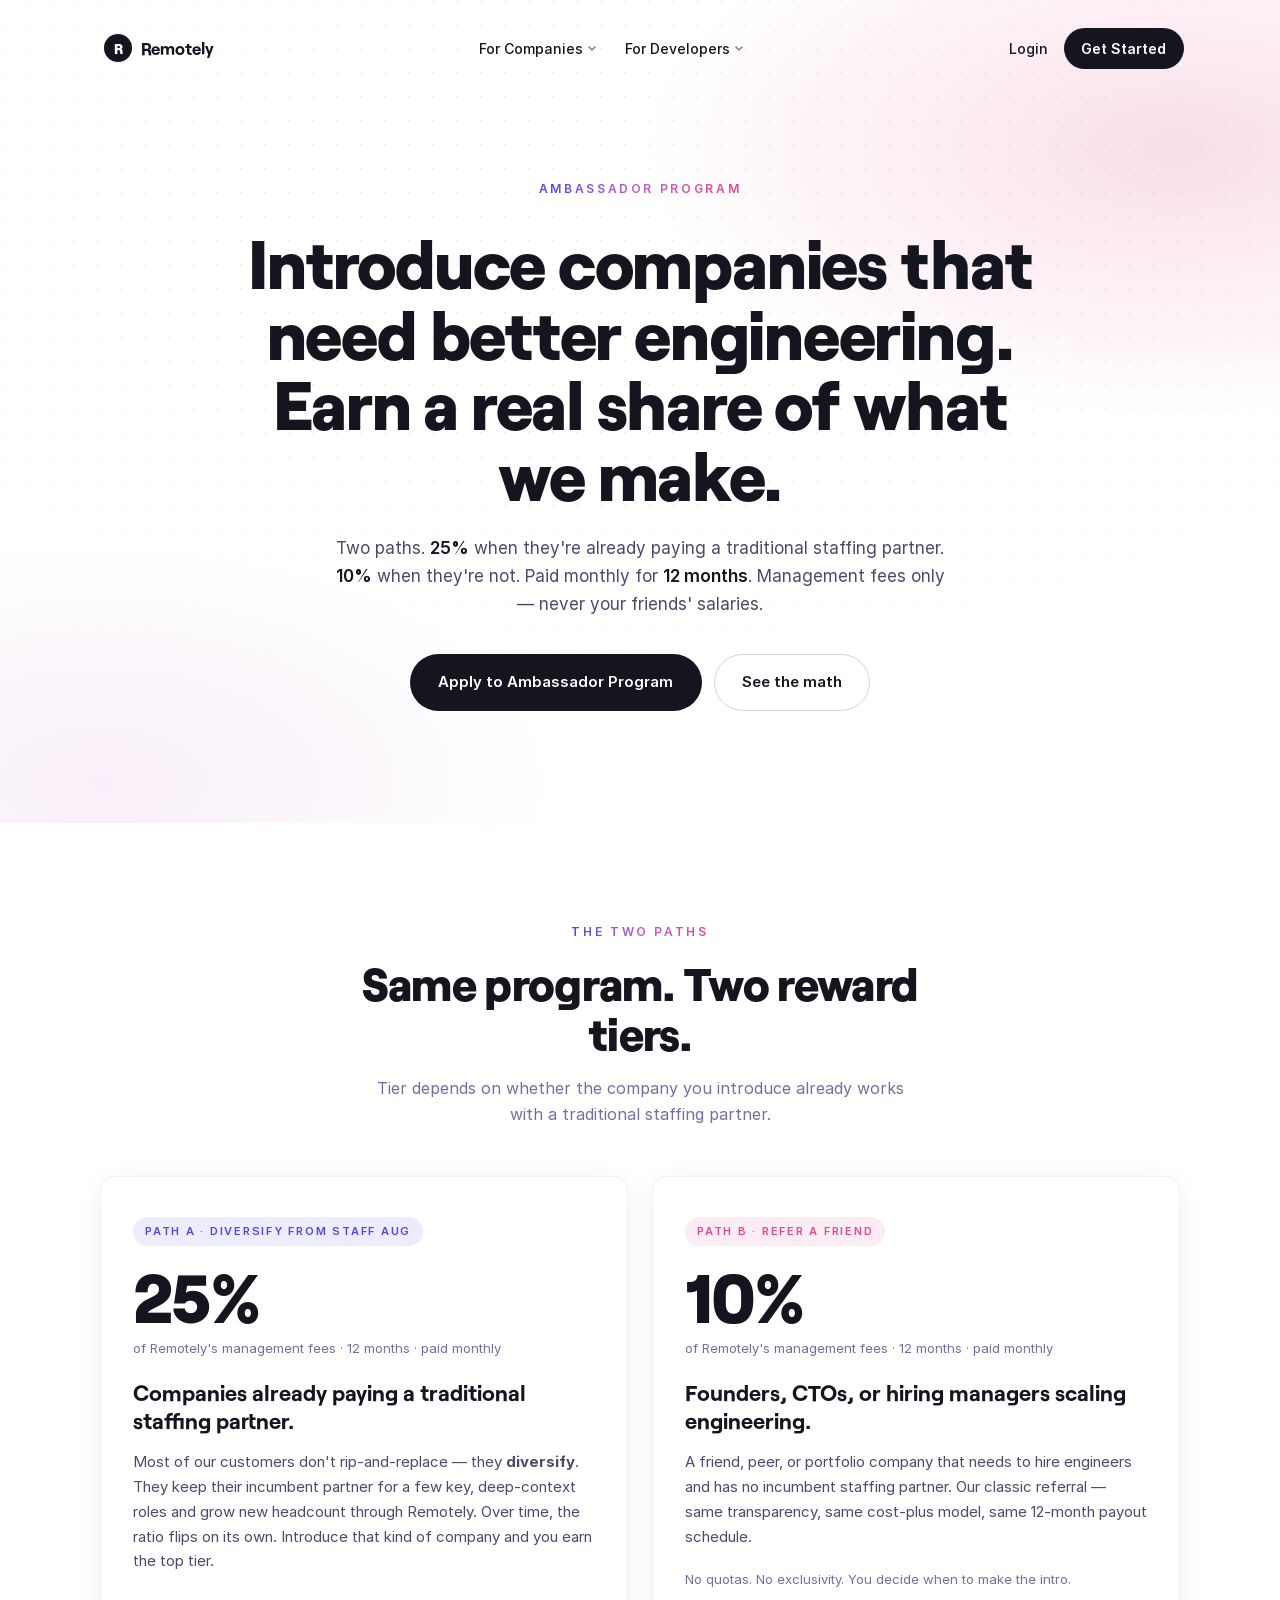
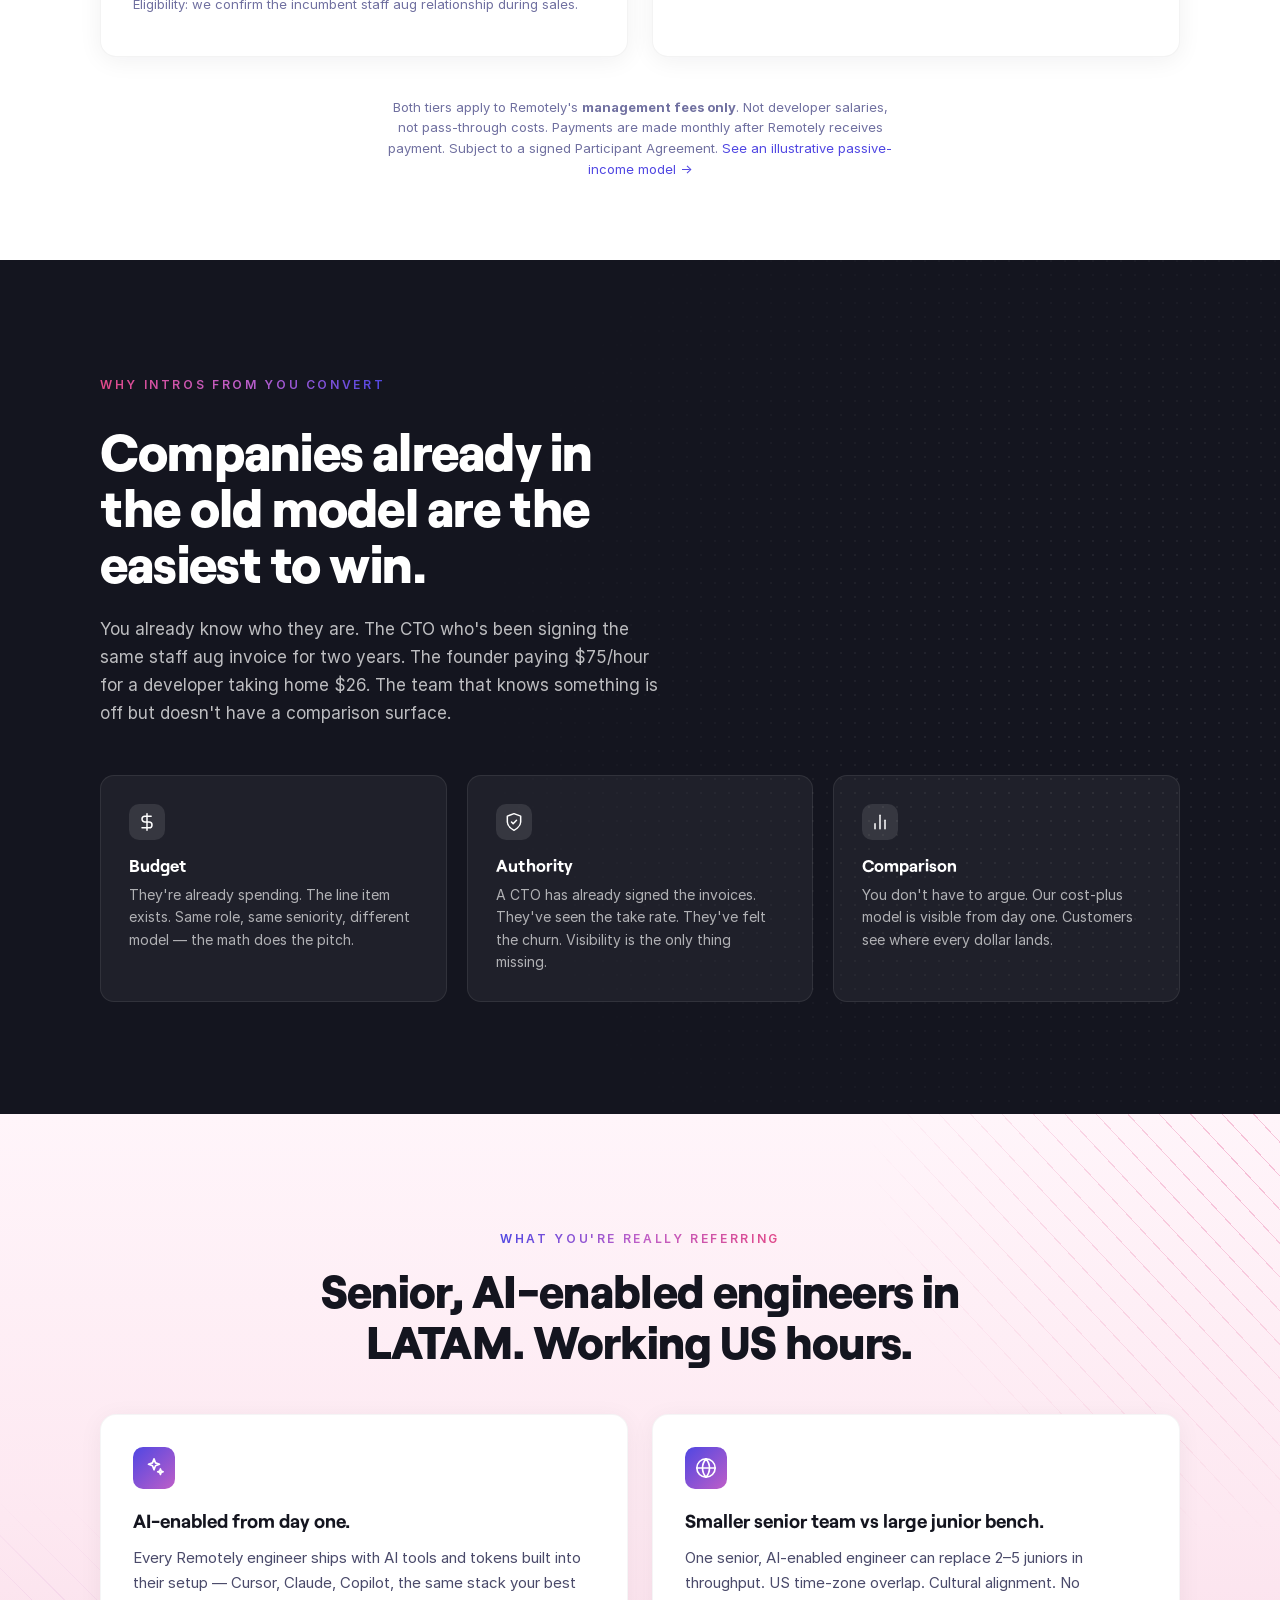
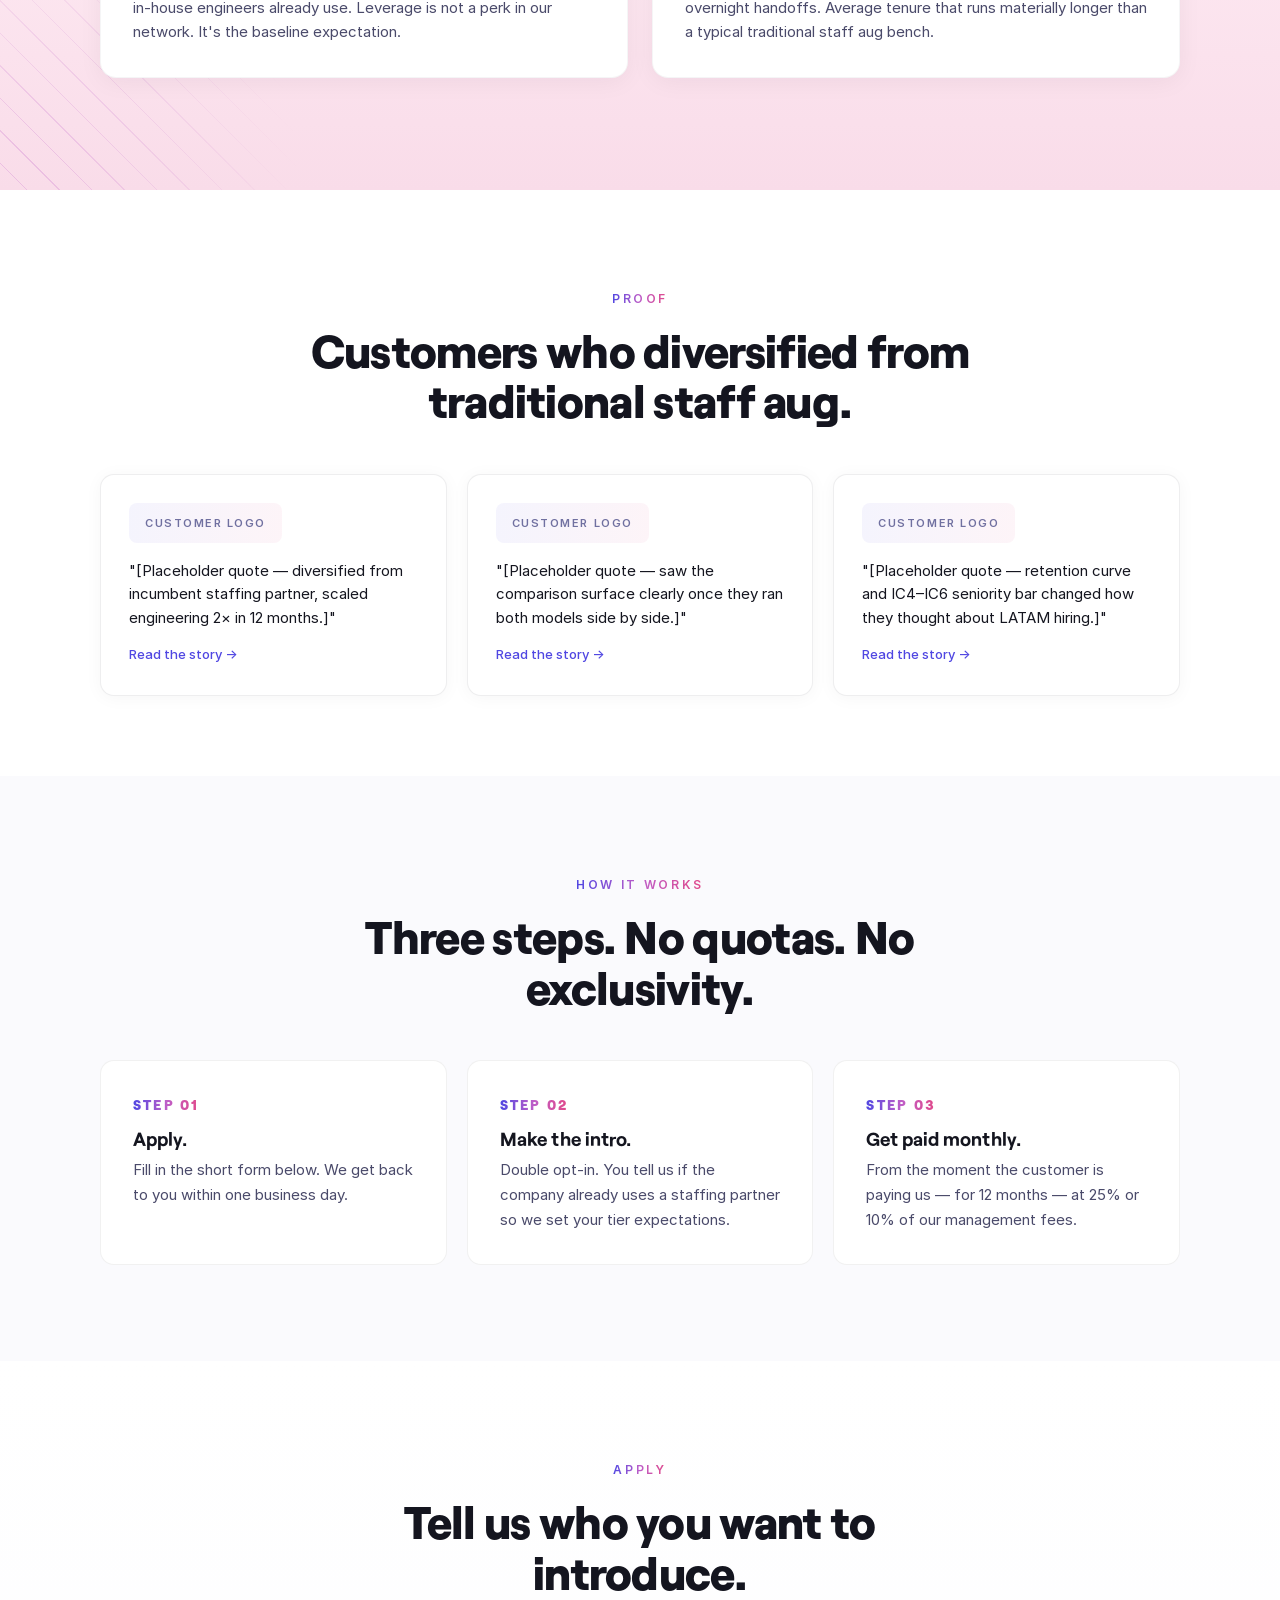
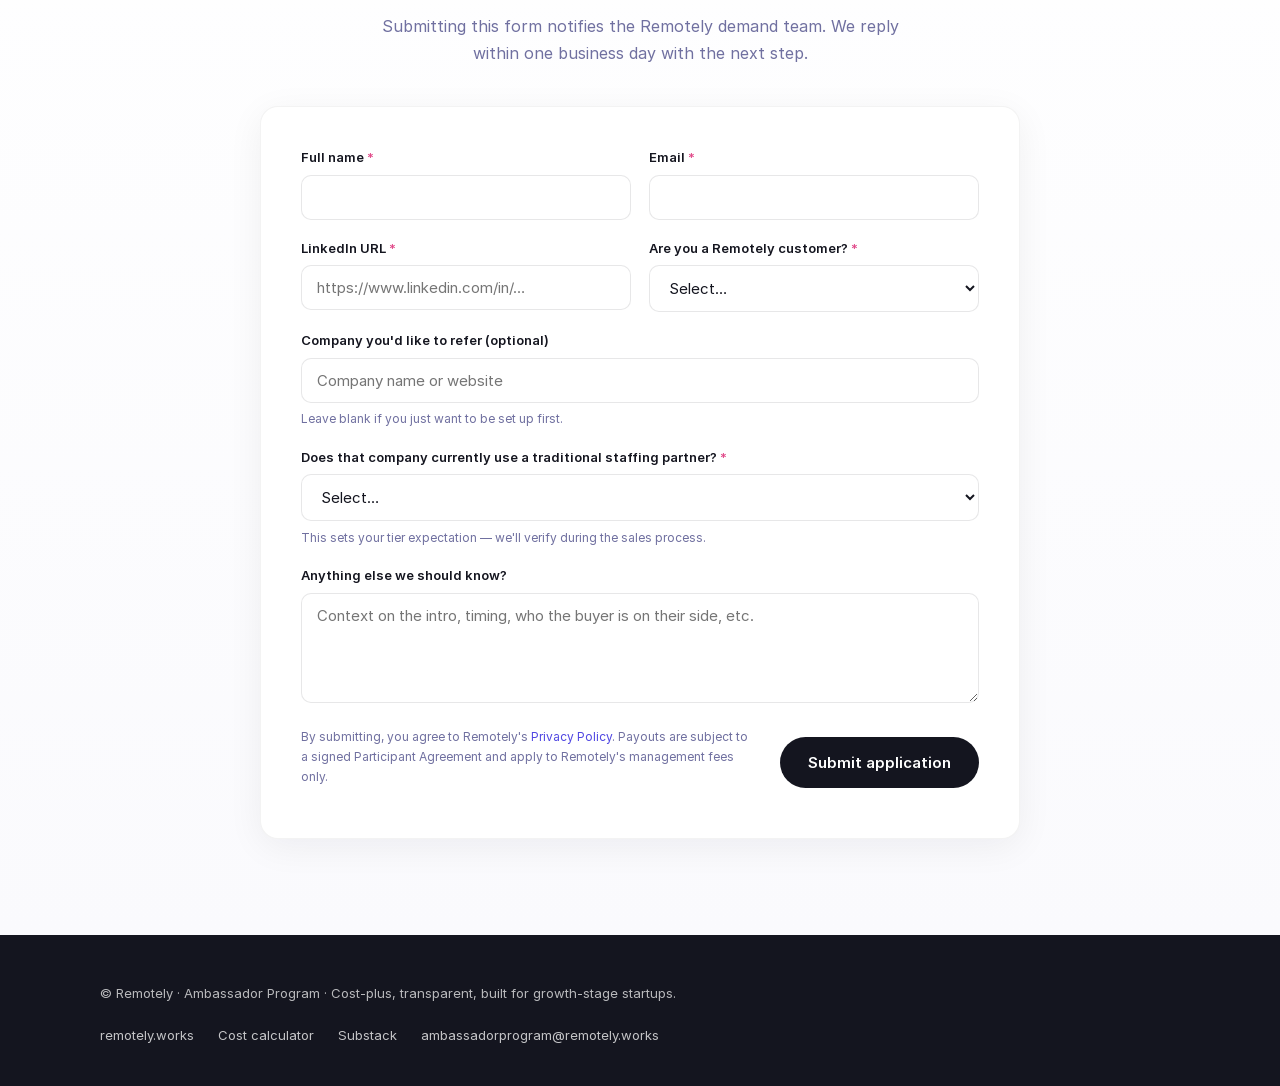
<file: index.html>
<!doctype html>
<meta charset="utf-8">
<title>Remotely Ambassador Program — Mockup</title>
<meta http-equiv="refresh" content="0; url=./web/ambassador-program.html">
<link rel="canonical" href="./web/ambassador-program.html">
<p>Redirecting to the <a href="./web/ambassador-program.html">Ambassador Program mockup</a>…</p>
</file>
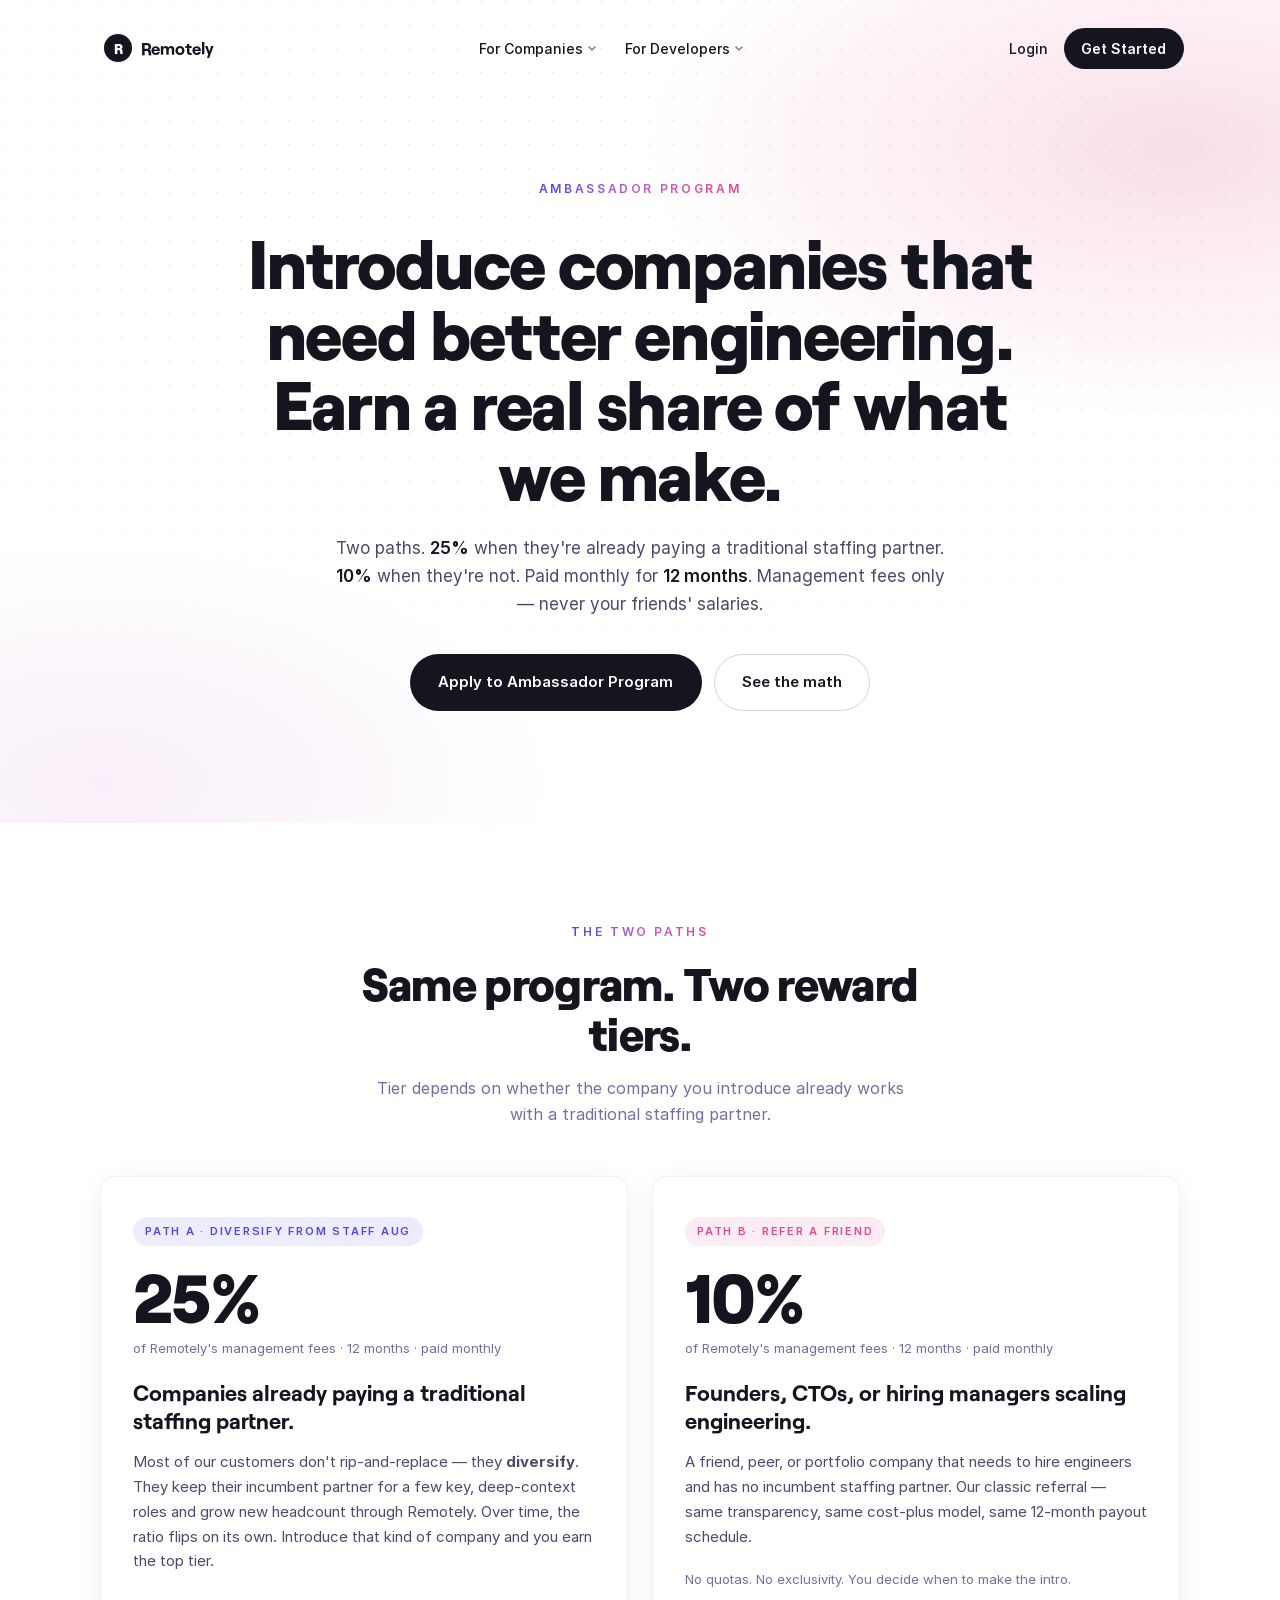
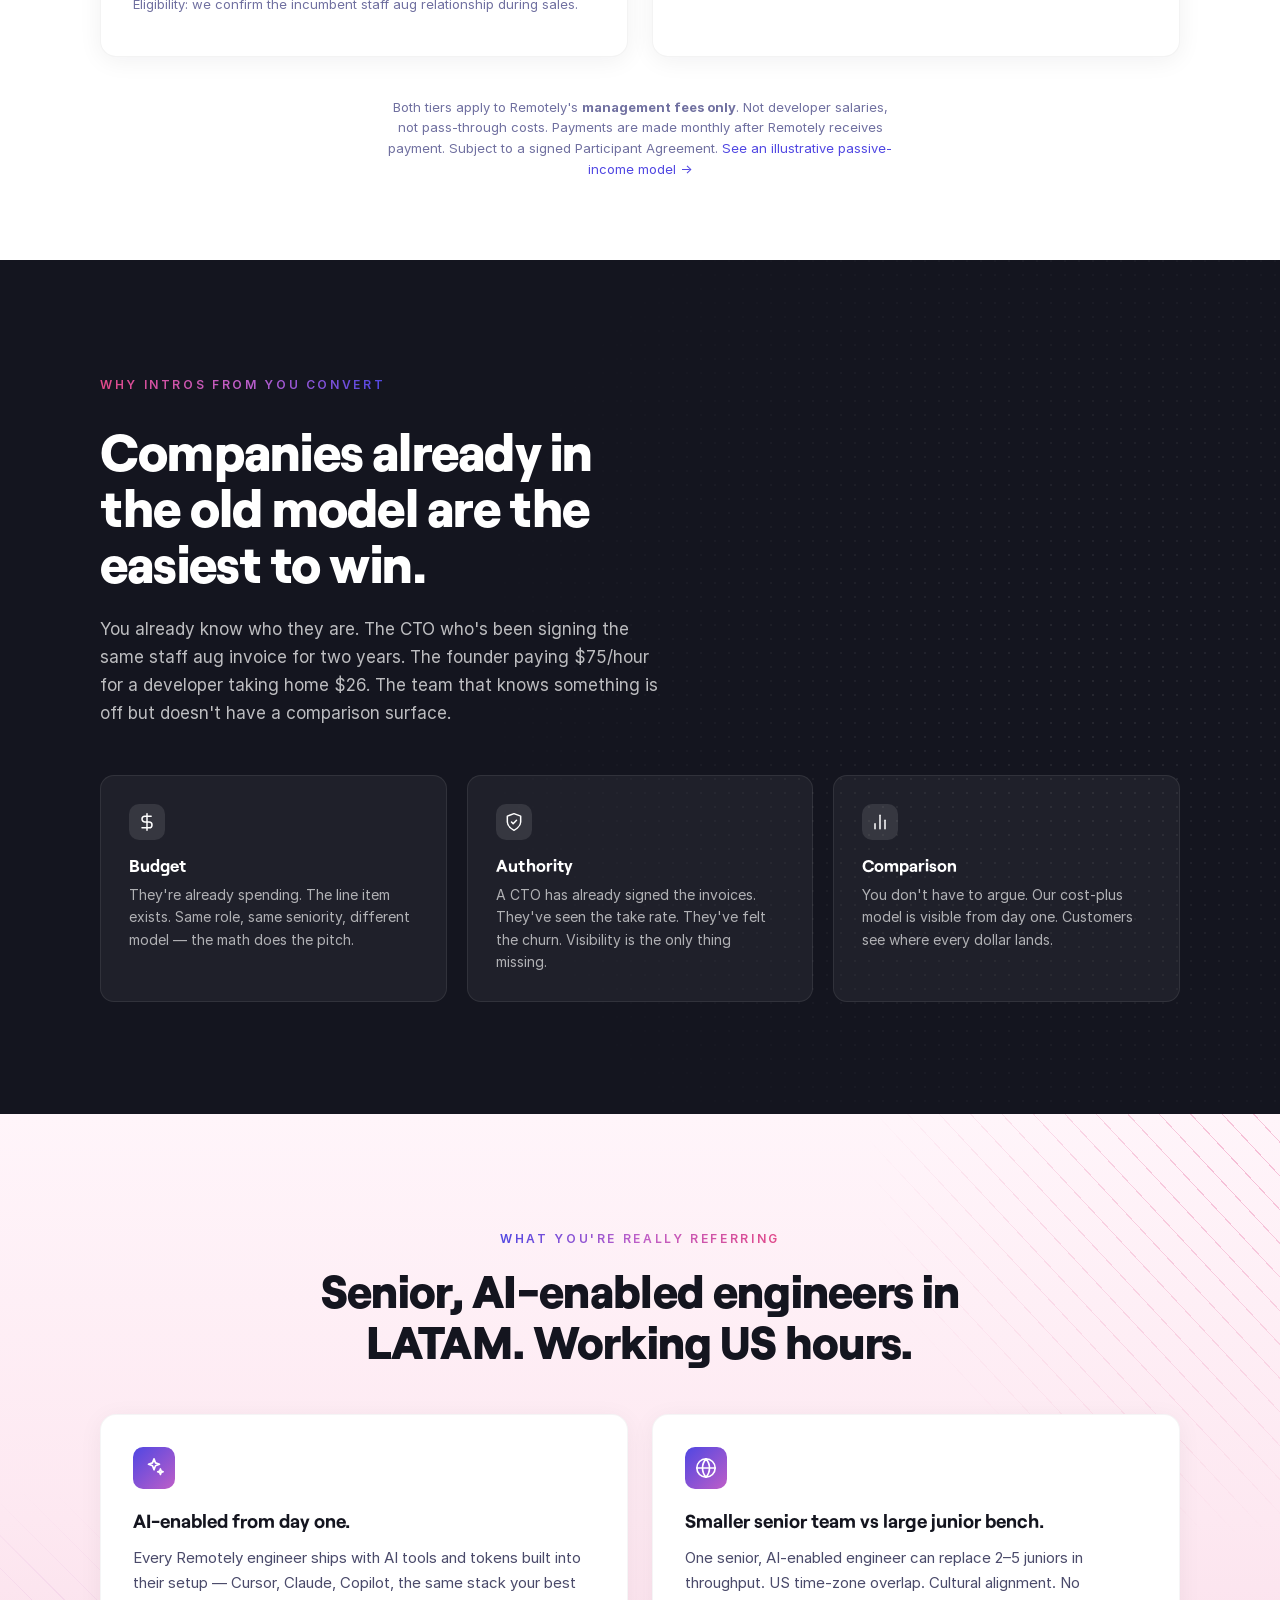
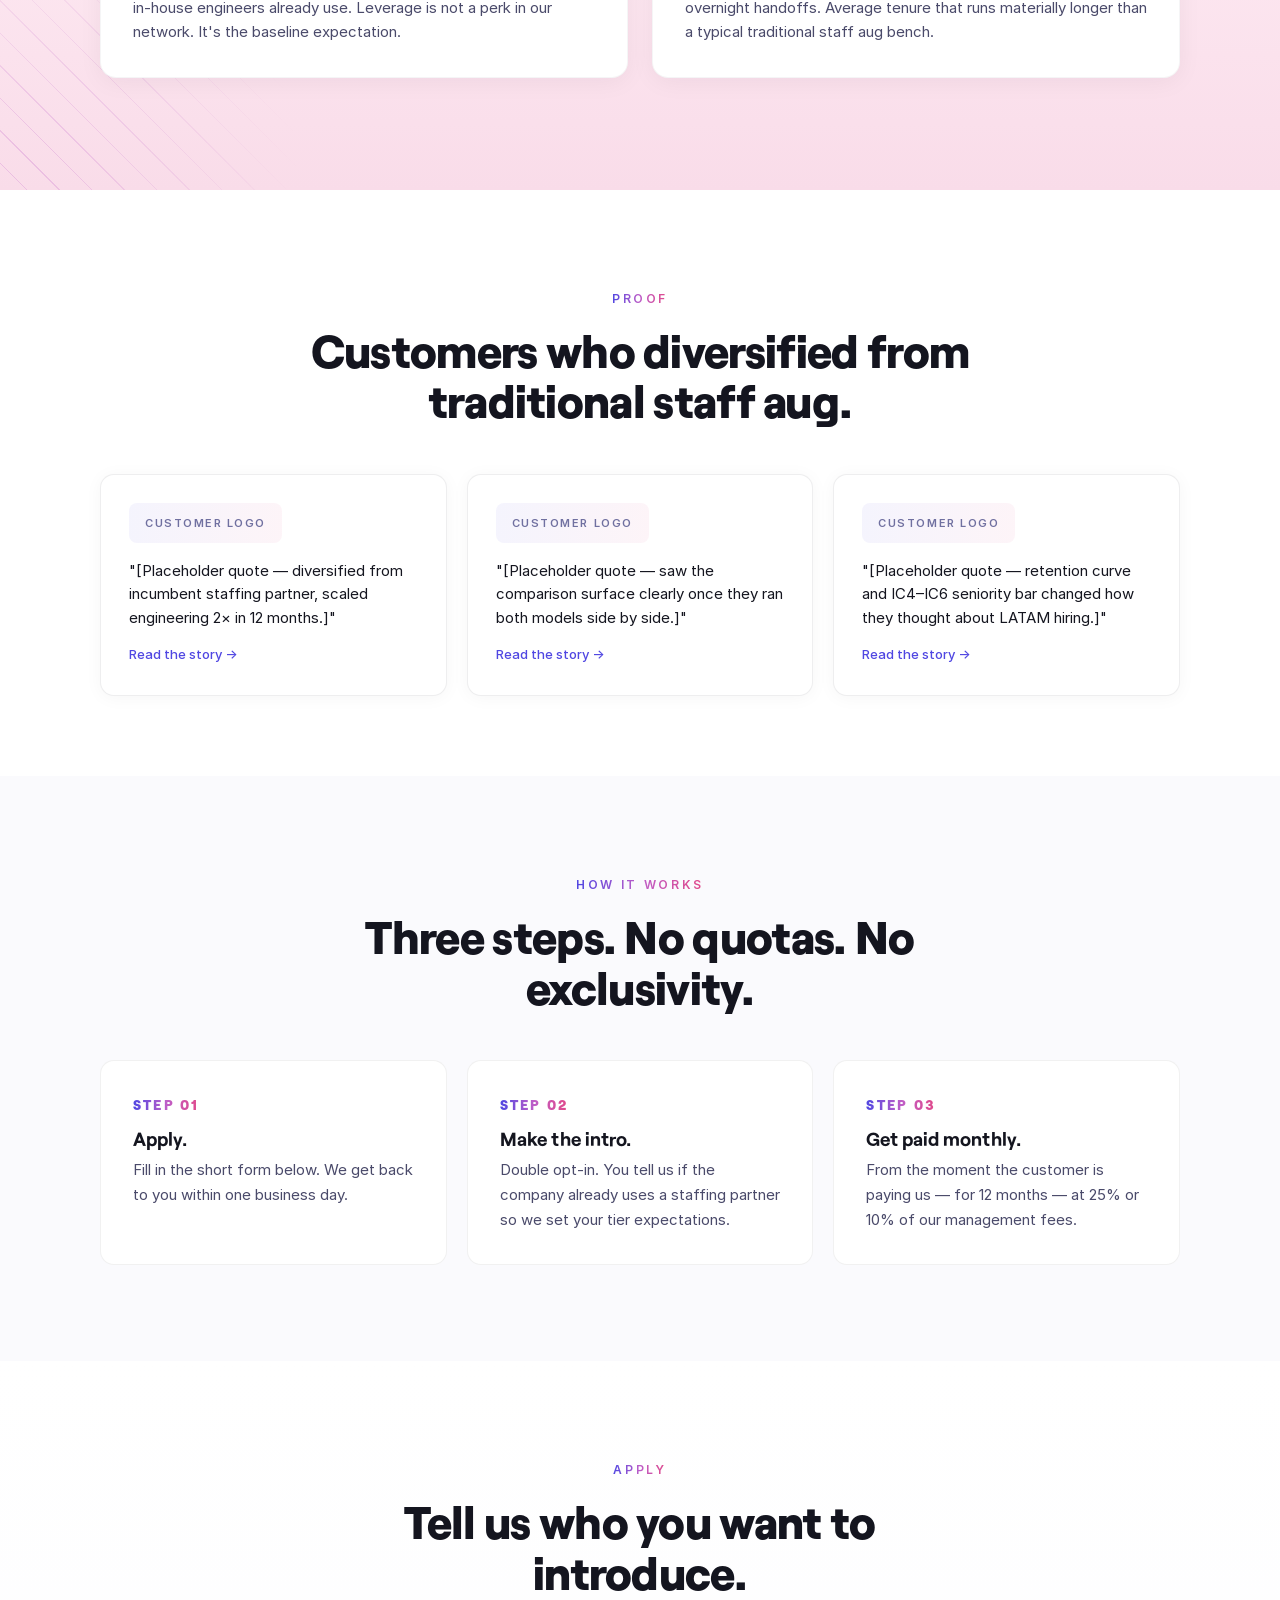
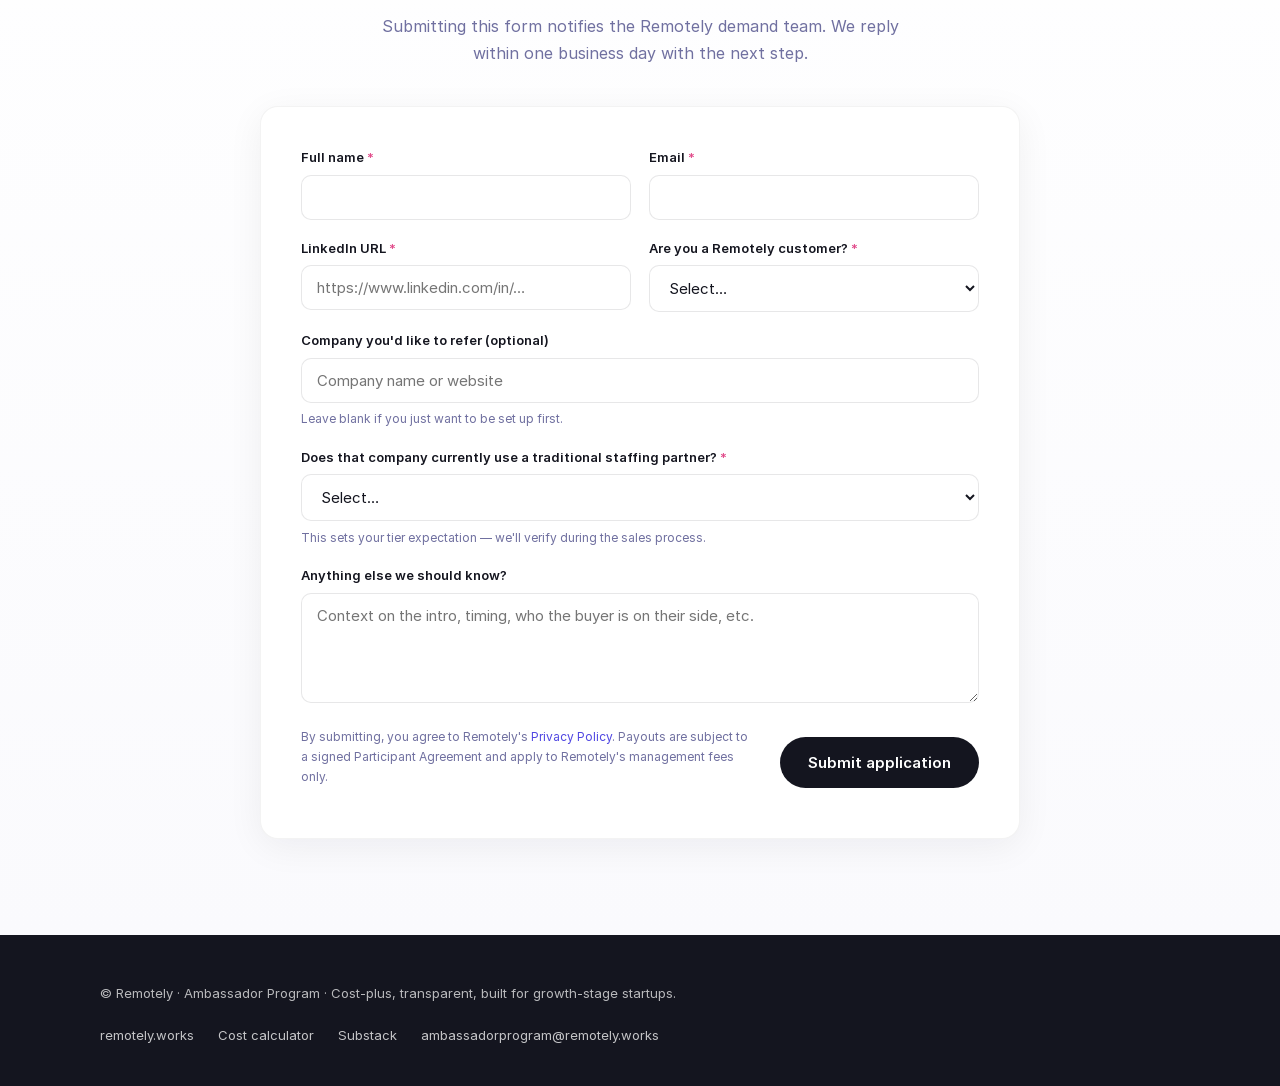
<file: web/ambassador-program.html>
<!DOCTYPE html>
<html lang="en">
<head>
  <meta charset="UTF-8" />
  <meta name="viewport" content="width=device-width, initial-scale=1" />
  <title>Ambassador Program · Remotely</title>
  <meta name="description" content="Introduce companies that need better engineering. Earn a share of Remotely's management fees for 12 months. 25% when they already use a traditional staff aug partner. 10% when they don't." />
  <link rel="icon" type="image/png" href="../assets/logos/favicon-circle-256.png" />
  <link rel="stylesheet" href="tokens.css" />
  <style>
    /* ============================================================
       Page-specific overrides — match remotely.works visual language
       ============================================================ */

    html { scroll-behavior: smooth; }
    body {
      background: #ffffff;
    }

    /* ------- Floating pill navigation ------- */
    .site-nav {
      position: fixed;
      top: 0;
      left: 0;
      right: 0;
      z-index: 100;
      padding: 1.25rem 1.5rem;
      display: flex;
      justify-content: center;
      pointer-events: none;
      transition: padding 220ms ease;
    }
    .nav-inner {
      width: 100%;
      max-width: 1080px;
      display: flex;
      align-items: center;
      justify-content: space-between;
      pointer-events: auto;
      padding: 0.5rem 0.5rem 0.5rem 1rem;
      border-radius: 999px;
      transition: background 250ms ease, max-width 250ms ease, padding 250ms ease, box-shadow 250ms ease, color 250ms ease, backdrop-filter 250ms ease;
    }
    .site-nav.is-scrolled {
      padding-top: 0.75rem;
    }
    .site-nav.is-scrolled .nav-inner {
      max-width: 760px;
      background: rgba(20, 21, 31, 0.78);
      backdrop-filter: blur(14px) saturate(150%);
      -webkit-backdrop-filter: blur(14px) saturate(150%);
      padding: 0.4rem 0.4rem 0.4rem 0.85rem;
      box-shadow: 0 12px 40px rgba(20, 21, 31, 0.18);
    }
    .brand {
      display: inline-flex;
      align-items: center;
      gap: 0.55rem;
      color: var(--r-dark);
      font-family: var(--r-font-display);
      font-weight: 700;
      font-size: 17px;
      text-decoration: none;
      transition: color 250ms ease;
    }
    .site-nav.is-scrolled .brand { color: #fff; }
    .brand-mark {
      width: 28px;
      height: 28px;
      border-radius: 50%;
      background: var(--r-dark);
      color: #fff;
      display: inline-flex;
      align-items: center;
      justify-content: center;
      font-family: var(--r-font-display);
      font-weight: 900;
      font-size: 14px;
      letter-spacing: -0.02em;
    }
    .nav-links {
      display: flex;
      gap: 1.75rem;
      align-items: center;
    }
    .nav-links a {
      font-family: var(--r-font-body);
      font-weight: 500;
      font-size: 14px;
      color: var(--r-dark);
      text-decoration: none;
      display: inline-flex;
      align-items: center;
      gap: 0.25rem;
      transition: color 250ms ease, opacity 200ms ease;
    }
    .nav-links a:hover { opacity: 0.7; }
    .site-nav.is-scrolled .nav-links a { color: rgba(255, 255, 255, 0.85); }
    .site-nav.is-scrolled .nav-links a:hover { color: #fff; opacity: 1; }
    .caret { width: 10px; height: 10px; opacity: 0.55; }
    .nav-actions {
      display: flex;
      align-items: center;
      gap: 1rem;
    }
    .login-link {
      font-family: var(--r-font-body);
      font-weight: 500;
      font-size: 14px;
      color: var(--r-dark);
      text-decoration: none;
      transition: color 250ms ease, opacity 200ms ease;
    }
    .login-link:hover { opacity: 0.7; }
    .site-nav.is-scrolled .login-link { color: rgba(255, 255, 255, 0.85); }
    .nav-cta {
      display: inline-block;
      font-family: var(--r-font-body);
      font-weight: 600;
      font-size: 14px;
      color: #fff;
      background: var(--r-dark);
      border-radius: 999px;
      padding: 0.55rem 1.1rem;
      text-decoration: none;
      transition: background 200ms ease, transform 200ms ease;
    }
    .nav-cta:hover { background: #000; color: #fff; }
    .site-nav.is-scrolled .nav-cta {
      background: #fff;
      color: var(--r-dark);
    }
    .site-nav.is-scrolled .nav-cta:hover { background: rgba(255,255,255,0.88); }

    /* mobile nav */
    @media (max-width: 760px) {
      .nav-links { display: none; }
      .login-link { display: none; }
      .nav-inner { padding: 0.4rem 0.4rem 0.4rem 0.85rem; }
    }

    /* ------- Layout shell ------- */
    .page {
      width: 100%;
    }
    .container {
      max-width: 1080px;
      margin: 0 auto;
      padding: 0 2rem;
    }
    @media (max-width: 720px) {
      .container { padding: 0 1.25rem; }
    }

    /* ------- Hero ------- */
    .hero {
      position: relative;
      padding: 11rem 0 7rem;
      overflow: hidden;
      background:
        radial-gradient(ellipse 70% 55% at 92% 18%, rgba(225, 73, 137, 0.18), transparent 60%),
        radial-gradient(ellipse 55% 45% at 8% 95%, rgba(190, 94, 200, 0.10), transparent 65%),
        #ffffff;
    }
    .hero::before {
      content: '';
      position: absolute;
      inset: 0;
      background-image: radial-gradient(circle at 1px 1px, rgba(20, 21, 31, 0.06) 1px, transparent 0);
      background-size: 24px 24px;
      mask-image: radial-gradient(ellipse 110% 80% at 50% 30%, black 30%, transparent 75%);
      -webkit-mask-image: radial-gradient(ellipse 110% 80% at 50% 30%, black 30%, transparent 75%);
      pointer-events: none;
      opacity: 0.9;
    }
    .hero-inner {
      position: relative;
      max-width: 820px;
      margin: 0 auto;
      text-align: center;
    }
    .gradient-eyebrow {
      display: inline-block;
      font-family: var(--r-font-body);
      font-weight: 600;
      font-size: 12px;
      letter-spacing: 0.22em;
      text-transform: uppercase;
      background: linear-gradient(90deg, #5047E2, #BE5EC8, #E14989);
      -webkit-background-clip: text;
      background-clip: text;
      color: transparent;
      margin-bottom: 1.75rem;
    }
    .hero h1 {
      font-family: var(--r-font-display);
      font-weight: 900;
      font-size: clamp(40px, 6.5vw, 68px);
      line-height: 1.04;
      letter-spacing: -0.018em;
      color: var(--r-dark);
      margin: 0 auto 1.5rem;
      max-width: 18ch;
    }
    .hero .lede {
      font-family: var(--r-font-body);
      font-size: 17px;
      color: var(--r-body);
      max-width: 56ch;
      margin: 0 auto 2.25rem;
      line-height: 1.65;
    }
    .hero .lede strong { color: var(--r-dark); font-weight: 600; }
    .hero-ctas {
      display: inline-flex;
      gap: 0.75rem;
      flex-wrap: wrap;
      justify-content: center;
    }
    .btn {
      display: inline-block;
      font-family: var(--r-font-body);
      font-weight: 600;
      font-size: 15px;
      padding: 0.95rem 1.7rem;
      border-radius: 999px;
      text-decoration: none;
      transition: background 180ms ease, color 180ms ease, transform 180ms ease, border-color 180ms ease;
      border: 1.5px solid transparent;
      cursor: pointer;
    }
    .btn-dark {
      background: var(--r-dark);
      color: #fff;
    }
    .btn-dark:hover { background: #000; color: #fff; }
    .btn-ghost {
      background: transparent;
      color: var(--r-dark);
      border-color: rgba(20, 21, 31, 0.18);
    }
    .btn-ghost:hover { background: var(--r-dark); color: #fff; border-color: var(--r-dark); }

    /* ------- Section: Two paths ------- */
    .section-paths {
      padding: 6rem 0 5rem;
      background: #fff;
    }
    .section-head {
      text-align: center;
      margin-bottom: 3rem;
    }
    .section-head .gradient-eyebrow { margin-bottom: 1rem; }
    .section-head h2 {
      font-family: var(--r-font-display);
      font-weight: 900;
      font-size: clamp(32px, 4.5vw, 46px);
      line-height: 1.1;
      letter-spacing: -0.015em;
      color: var(--r-dark);
      margin: 0 auto;
      max-width: 22ch;
    }
    .section-head p.section-sub {
      font-family: var(--r-font-body);
      font-size: 16px;
      color: var(--r-muted);
      max-width: 56ch;
      margin: 1rem auto 0;
    }

    .paths {
      display: grid;
      gap: 1.5rem;
      grid-template-columns: repeat(2, minmax(0, 1fr));
    }
    @media (max-width: 820px) {
      .paths { grid-template-columns: 1fr; }
    }
    .path-card {
      background: #fff;
      border-radius: 16px;
      padding: 2.5rem 2rem;
      box-shadow: 0 4px 24px rgba(20, 21, 31, 0.06);
      border: 1px solid rgba(20, 21, 31, 0.05);
      display: flex;
      flex-direction: column;
      gap: 1rem;
      position: relative;
      overflow: hidden;
      transition: transform 200ms ease, box-shadow 200ms ease;
    }
    .path-card:hover {
      transform: translateY(-2px);
      box-shadow: 0 12px 36px rgba(20, 21, 31, 0.10);
    }
    .path-tag {
      display: inline-flex;
      align-items: center;
      gap: 0.4rem;
      font-family: var(--r-font-body);
      font-weight: 600;
      font-size: 11px;
      letter-spacing: 0.16em;
      text-transform: uppercase;
      padding: 0.35rem 0.75rem;
      border-radius: 999px;
      align-self: flex-start;
    }
    .path-a .path-tag {
      background: rgba(80, 71, 226, 0.10);
      color: var(--r-purple);
    }
    .path-b .path-tag {
      background: rgba(225, 73, 137, 0.10);
      color: var(--r-pink);
    }
    .path-rate {
      font-family: var(--r-font-display);
      font-weight: 900;
      font-size: 68px;
      line-height: 1;
      color: var(--r-dark);
      letter-spacing: -0.03em;
      display: flex;
      align-items: baseline;
      gap: 0.2rem;
    }
    .path-rate small {
      font-family: var(--r-font-body);
      font-weight: 600;
      font-size: 14px;
      color: var(--r-muted);
      letter-spacing: 0;
      text-transform: none;
    }
    .path-card h3 {
      font-family: var(--r-font-display);
      font-weight: 700;
      font-size: 22px;
      color: var(--r-dark);
      margin: 0.25rem 0 0;
      line-height: 1.25;
    }
    .path-card p {
      font-family: var(--r-font-body);
      font-size: 15px;
      color: var(--r-body);
      line-height: 1.65;
      margin: 0;
    }
    .path-card .note {
      font-size: 13px;
      color: var(--r-muted);
      margin-top: 0.25rem;
    }
    .footnote {
      text-align: center;
      max-width: 64ch;
      margin: 2.5rem auto 0;
      font-size: 13px;
      color: var(--r-muted);
      line-height: 1.6;
    }

    /* ------- Dark section ------- */
    .section-dark {
      position: relative;
      background: var(--r-dark);
      color: #fff;
      padding: 7rem 0;
      overflow: hidden;
    }
    .section-dark::after {
      content: '';
      position: absolute;
      inset: 0;
      background-image: radial-gradient(circle at 1px 1px, rgba(255, 255, 255, 0.08) 1px, transparent 0);
      background-size: 14px 14px;
      mask-image: radial-gradient(circle at 85% 50%, black, transparent 55%);
      -webkit-mask-image: radial-gradient(circle at 85% 50%, black, transparent 55%);
      pointer-events: none;
    }
    .section-dark .container { position: relative; z-index: 1; }
    .section-dark h2 {
      font-family: var(--r-font-display);
      font-weight: 900;
      font-size: clamp(34px, 5vw, 52px);
      line-height: 1.08;
      letter-spacing: -0.015em;
      color: #fff;
      max-width: 16ch;
      margin: 0 0 1.5rem;
    }
    .section-dark .lede {
      font-family: var(--r-font-body);
      font-size: 17px;
      color: rgba(255, 255, 255, 0.72);
      max-width: 52ch;
      line-height: 1.65;
      margin: 0 0 2.5rem;
    }
    .why-grid {
      display: grid;
      grid-template-columns: repeat(3, minmax(0, 1fr));
      gap: 1.25rem;
      margin-top: 3rem;
    }
    @media (max-width: 820px) {
      .why-grid { grid-template-columns: 1fr; }
    }
    .why-tile {
      background: rgba(255, 255, 255, 0.05);
      border: 1px solid rgba(255, 255, 255, 0.08);
      border-radius: 14px;
      padding: 1.75rem;
      transition: background 200ms ease, border-color 200ms ease;
    }
    .why-tile:hover {
      background: rgba(255, 255, 255, 0.07);
      border-color: rgba(255, 255, 255, 0.15);
    }
    .why-tile .icon {
      width: 36px;
      height: 36px;
      border-radius: 10px;
      background: rgba(255, 255, 255, 0.10);
      display: inline-flex;
      align-items: center;
      justify-content: center;
      margin-bottom: 1rem;
      color: #fff;
    }
    .why-tile h3 {
      font-family: var(--r-font-display);
      font-weight: 700;
      font-size: 17px;
      color: #fff;
      margin: 0 0 0.5rem;
    }
    .why-tile p {
      font-family: var(--r-font-body);
      font-size: 14px;
      line-height: 1.6;
      color: rgba(255, 255, 255, 0.65);
      margin: 0;
    }

    /* ------- Pink section ------- */
    .section-pink {
      position: relative;
      background: linear-gradient(180deg, #FFF5FA 0%, #FDE8F1 60%, #F9DCE9 100%);
      padding: 7rem 0;
      overflow: hidden;
    }
    .section-pink::before {
      content: '';
      position: absolute;
      top: -120px;
      right: -120px;
      width: 540px;
      height: 540px;
      background-image: repeating-linear-gradient(
        45deg,
        transparent 0,
        transparent 22px,
        rgba(225, 73, 137, 0.32) 22px,
        rgba(225, 73, 137, 0.32) 23px
      );
      mask-image: radial-gradient(circle at 70% 30%, black 0%, transparent 70%);
      -webkit-mask-image: radial-gradient(circle at 70% 30%, black 0%, transparent 70%);
      pointer-events: none;
      transform: rotate(2deg);
    }
    .section-pink::after {
      content: '';
      position: absolute;
      bottom: -100px;
      left: -100px;
      width: 400px;
      height: 400px;
      background-image: repeating-linear-gradient(
        45deg,
        transparent 0,
        transparent 22px,
        rgba(190, 94, 200, 0.25) 22px,
        rgba(190, 94, 200, 0.25) 23px
      );
      mask-image: radial-gradient(circle at 30% 70%, black 0%, transparent 70%);
      -webkit-mask-image: radial-gradient(circle at 30% 70%, black 0%, transparent 70%);
      pointer-events: none;
    }
    .section-pink .container { position: relative; z-index: 1; }
    .ai-grid {
      display: grid;
      grid-template-columns: repeat(2, minmax(0, 1fr));
      gap: 1.5rem;
    }
    @media (max-width: 820px) { .ai-grid { grid-template-columns: 1fr; } }
    .ai-tile {
      background: #fff;
      border-radius: 16px;
      padding: 2rem;
      box-shadow: 0 4px 24px rgba(20, 21, 31, 0.05);
      border: 1px solid rgba(20, 21, 31, 0.04);
      display: flex;
      flex-direction: column;
      gap: 0.75rem;
      transition: transform 200ms ease, box-shadow 200ms ease;
    }
    .ai-tile:hover {
      transform: translateY(-2px);
      box-shadow: 0 12px 36px rgba(20, 21, 31, 0.09);
    }
    .ai-tile .icon {
      width: 42px;
      height: 42px;
      border-radius: 10px;
      display: inline-flex;
      align-items: center;
      justify-content: center;
      background: linear-gradient(135deg, #5047E2 0%, #BE5EC8 100%);
      color: #fff;
      margin-bottom: 0.5rem;
    }
    .ai-tile h3 {
      font-family: var(--r-font-display);
      font-weight: 700;
      font-size: 19px;
      line-height: 1.3;
      color: var(--r-dark);
      margin: 0;
    }
    .ai-tile p {
      font-family: var(--r-font-body);
      font-size: 15px;
      line-height: 1.65;
      color: var(--r-body);
      margin: 0;
    }

    /* ------- Customer stories ------- */
    .section-stories {
      background: #fff;
      padding: 6rem 0 5rem;
    }
    .stories {
      display: grid;
      grid-template-columns: repeat(3, minmax(0, 1fr));
      gap: 1.25rem;
    }
    @media (max-width: 820px) { .stories { grid-template-columns: 1fr; } }
    .story {
      background: #fff;
      border-radius: 14px;
      padding: 1.75rem;
      border: 1px solid rgba(20, 21, 31, 0.07);
      box-shadow: 0 2px 18px rgba(20, 21, 31, 0.04);
      transition: transform 200ms ease, box-shadow 200ms ease;
    }
    .story:hover {
      transform: translateY(-2px);
      box-shadow: 0 10px 30px rgba(20, 21, 31, 0.08);
    }
    .story .logo-slot {
      height: 40px;
      background: linear-gradient(90deg, rgba(80,71,226,0.06), rgba(225,73,137,0.06));
      border-radius: 8px;
      display: inline-flex;
      align-items: center;
      justify-content: center;
      padding: 0 1rem;
      margin-bottom: 1rem;
      font-family: var(--r-font-body);
      font-weight: 600;
      font-size: 11px;
      color: var(--r-muted);
      letter-spacing: 0.14em;
      text-transform: uppercase;
    }
    .story .quote {
      font-family: var(--r-font-body);
      font-size: 15px;
      color: var(--r-dark);
      line-height: 1.55;
      margin: 0 0 0.85rem;
    }
    .story .link {
      font-family: var(--r-font-body);
      font-size: 13px;
      color: var(--r-purple);
      text-decoration: none;
      font-weight: 500;
    }
    .story .link:hover { color: var(--r-purple-deep); }

    /* ------- How it works ------- */
    .section-how {
      background: #fafafd;
      padding: 6rem 0;
    }
    .steps {
      display: grid;
      grid-template-columns: repeat(3, minmax(0, 1fr));
      gap: 1.25rem;
    }
    @media (max-width: 820px) { .steps { grid-template-columns: 1fr; } }
    .step {
      background: #fff;
      border-radius: 14px;
      padding: 2rem;
      border: 1px solid rgba(20, 21, 31, 0.06);
    }
    .step-num {
      font-family: var(--r-font-display);
      font-weight: 900;
      font-size: 14px;
      letter-spacing: 0.16em;
      background: linear-gradient(90deg, #5047E2, #BE5EC8, #E14989);
      -webkit-background-clip: text;
      background-clip: text;
      color: transparent;
      display: inline-block;
      margin-bottom: 0.75rem;
    }
    .step h3 {
      font-family: var(--r-font-display);
      font-weight: 700;
      font-size: 19px;
      color: var(--r-dark);
      margin: 0 0 0.5rem;
    }
    .step p {
      font-family: var(--r-font-body);
      font-size: 15px;
      color: var(--r-body);
      line-height: 1.65;
      margin: 0;
    }

    /* ------- Apply form ------- */
    .section-apply {
      background: linear-gradient(180deg, #fff 0%, #fafafd 100%);
      padding: 6rem 0;
    }
    .apply-wrap {
      max-width: 760px;
      margin: 0 auto;
    }
    .apply-wrap .section-head { text-align: center; margin-bottom: 2.5rem; }
    .apply-card {
      background: #fff;
      border-radius: 18px;
      padding: 2.5rem;
      box-shadow: 0 8px 36px rgba(20, 21, 31, 0.06);
      border: 1px solid rgba(20, 21, 31, 0.05);
    }
    .form-grid {
      display: grid;
      grid-template-columns: repeat(2, minmax(0, 1fr));
      gap: 1.1rem;
    }
    .form-grid .full { grid-column: 1 / -1; }
    @media (max-width: 720px) {
      .apply-card { padding: 1.75rem; }
      .form-grid { grid-template-columns: 1fr; }
      .form-grid .full { grid-column: auto; }
    }
    .field { display: flex; flex-direction: column; gap: 0.4rem; }
    .field label {
      font-family: var(--r-font-body);
      font-weight: 600;
      font-size: 13px;
      color: var(--r-dark);
    }
    .field label .req { color: var(--r-pink); }
    .field input,
    .field select,
    .field textarea {
      font-family: var(--r-font-body);
      font-size: 15px;
      color: var(--r-dark);
      background: #fff;
      border: 1.5px solid rgba(20, 21, 31, 0.10);
      border-radius: 10px;
      padding: 0.75rem 0.95rem;
      width: 100%;
      box-sizing: border-box;
      transition: border-color 160ms ease, box-shadow 160ms ease;
    }
    .field textarea { min-height: 110px; resize: vertical; }
    .field input:focus,
    .field select:focus,
    .field textarea:focus {
      outline: none;
      border-color: var(--r-purple);
      box-shadow: 0 0 0 4px rgba(80, 71, 226, 0.12);
    }
    .field .hint { font-size: 12px; color: var(--r-muted); }
    .honeypot { position: absolute; left: -9999px; width: 1px; height: 1px; opacity: 0; }
    .form-footer {
      display: flex;
      flex-wrap: wrap;
      gap: 1rem;
      align-items: center;
      justify-content: space-between;
      margin-top: 1.5rem;
    }
    .form-footer .tos { font-size: 12px; color: var(--r-muted); max-width: 56ch; }
    .form-status {
      margin-top: 1rem;
      padding: 0.85rem 1rem;
      border-radius: 10px;
      font-size: 14px;
      display: none;
    }
    .form-status.is-success {
      display: block;
      background: rgba(80, 71, 226, 0.08);
      border-left: 3px solid var(--r-purple);
      color: var(--r-dark);
    }
    .form-status.is-error {
      display: block;
      background: rgba(225, 73, 137, 0.08);
      border-left: 3px solid var(--r-pink);
      color: var(--r-dark);
    }

    /* ------- Footer ------- */
    footer.site-footer {
      background: var(--r-dark);
      color: rgba(255, 255, 255, 0.7);
      padding: 3rem 0 2.5rem;
    }
    .footer-inner {
      display: flex;
      flex-wrap: wrap;
      gap: 1.25rem;
      align-items: center;
      justify-content: space-between;
    }
    .footer-inner p { margin: 0; font-size: 13px; }
    .footer-links { display: flex; gap: 1.5rem; flex-wrap: wrap; }
    .footer-links a {
      color: rgba(255, 255, 255, 0.75);
      font-size: 13px;
      text-decoration: none;
    }
    .footer-links a:hover { color: #fff; }
  </style>
</head>
<body>

  <!-- ====== Floating pill navigation ====== -->
  <header class="site-nav" id="siteNav">
    <div class="nav-inner">
      <a class="brand" href="https://www.remotely.works/">
        <span class="brand-mark" aria-hidden="true">R</span>
        <span>Remotely</span>
      </a>
      <nav class="nav-links" aria-label="Primary">
        <a href="https://www.remotely.works/">For Companies
          <svg class="caret" viewBox="0 0 10 10" fill="none" aria-hidden="true"><path d="M2 4l3 3 3-3" stroke="currentColor" stroke-width="1.5" stroke-linecap="round" stroke-linejoin="round"/></svg>
        </a>
        <a href="https://www.remotely.works/">For Developers
          <svg class="caret" viewBox="0 0 10 10" fill="none" aria-hidden="true"><path d="M2 4l3 3 3-3" stroke="currentColor" stroke-width="1.5" stroke-linecap="round" stroke-linejoin="round"/></svg>
        </a>
      </nav>
      <div class="nav-actions">
        <a class="login-link" href="https://platform.remotely.works/login">Login</a>
        <a class="nav-cta" href="#apply">Get Started</a>
      </div>
    </div>
  </header>

  <main class="page">

    <!-- ====== HERO ====== -->
    <section class="hero">
      <div class="container">
        <div class="hero-inner">
          <span class="gradient-eyebrow">Ambassador Program</span>
          <h1>Introduce companies that need better engineering. Earn a real share of what we make.</h1>
          <p class="lede">
            Two paths. <strong>25%</strong> when they're already paying a traditional staffing partner.
            <strong>10%</strong> when they're not. Paid monthly for <strong>12 months</strong>.
            Management fees only — never your friends' salaries.
          </p>
          <div class="hero-ctas">
            <a class="btn btn-dark" href="#apply">Apply to Ambassador Program</a>
            <a class="btn btn-ghost" href="https://calc.remotely.works/" target="_blank" rel="noopener">See the math</a>
          </div>
        </div>
      </div>
    </section>

    <!-- ====== TWO PATHS ====== -->
    <section class="section-paths">
      <div class="container">
        <div class="section-head">
          <span class="gradient-eyebrow">The two paths</span>
          <h2>Same program. Two reward tiers.</h2>
          <p class="section-sub">Tier depends on whether the company you introduce already works with a traditional staffing partner.</p>
        </div>

        <div class="paths">
          <article class="path-card path-a">
            <span class="path-tag">Path A · Diversify from staff aug</span>
            <div class="path-rate">
              25%
            </div>
            <span class="note" style="margin-top:-0.5rem;">of Remotely's management fees · 12 months · paid monthly</span>
            <h3>Companies already paying a traditional staffing partner.</h3>
            <p>
              Most of our customers don't rip-and-replace — they <strong>diversify</strong>.
              They keep their incumbent partner for a few key, deep-context roles and
              grow new headcount through Remotely. Over time, the ratio flips on its own.
              Introduce that kind of company and you earn the top tier.
            </p>
            <span class="note">Eligibility: we confirm the incumbent staff aug relationship during sales.</span>
          </article>

          <article class="path-card path-b">
            <span class="path-tag">Path B · Refer a friend</span>
            <div class="path-rate">
              10%
            </div>
            <span class="note" style="margin-top:-0.5rem;">of Remotely's management fees · 12 months · paid monthly</span>
            <h3>Founders, CTOs, or hiring managers scaling engineering.</h3>
            <p>
              A friend, peer, or portfolio company that needs to hire engineers and
              has no incumbent staffing partner. Our classic referral — same
              transparency, same cost-plus model, same 12-month payout schedule.
            </p>
            <span class="note">No quotas. No exclusivity. You decide when to make the intro.</span>
          </article>
        </div>

        <p class="footnote">
          Both tiers apply to Remotely's <strong>management fees only</strong>. Not developer salaries, not pass-through costs.
          Payments are made monthly after Remotely receives payment. Subject to a signed Participant Agreement.
          <a href="https://docs.google.com/spreadsheets/d/1sIaBKZATBDygCABBMvAprYoPpUMH4ejPymNQHgAEL3M/edit" target="_blank" rel="noopener">See an illustrative passive-income model →</a>
        </p>
      </div>
    </section>

    <!-- ====== DARK: Why intros from you convert ====== -->
    <section class="section-dark">
      <div class="container">
        <span class="gradient-eyebrow" style="background: linear-gradient(90deg, #E14989, #BE5EC8, #5047E2); -webkit-background-clip: text; background-clip: text; color: transparent;">Why intros from you convert</span>
        <h2>Companies already in the old model are the easiest to win.</h2>
        <p class="lede">
          You already know who they are. The CTO who's been signing the same staff aug invoice for two years.
          The founder paying $75/hour for a developer taking home $26. The team that knows something is off but doesn't have a comparison surface.
        </p>

        <div class="why-grid">
          <div class="why-tile">
            <span class="icon">
              <svg width="20" height="20" viewBox="0 0 24 24" fill="none" stroke="currentColor" stroke-width="1.8" stroke-linecap="round" stroke-linejoin="round" aria-hidden="true">
                <line x1="12" y1="2" x2="12" y2="22"/>
                <path d="M17 5H9.5a3.5 3.5 0 000 7h5a3.5 3.5 0 010 7H6"/>
              </svg>
            </span>
            <h3>Budget</h3>
            <p>They're already spending. The line item exists. Same role, same seniority, different model — the math does the pitch.</p>
          </div>
          <div class="why-tile">
            <span class="icon">
              <svg width="20" height="20" viewBox="0 0 24 24" fill="none" stroke="currentColor" stroke-width="1.8" stroke-linecap="round" stroke-linejoin="round" aria-hidden="true">
                <path d="M12 22s8-4 8-10V5l-8-3-8 3v7c0 6 8 10 8 10z"/>
                <polyline points="9 12 11 14 15 10"/>
              </svg>
            </span>
            <h3>Authority</h3>
            <p>A CTO has already signed the invoices. They've seen the take rate. They've felt the churn. Visibility is the only thing missing.</p>
          </div>
          <div class="why-tile">
            <span class="icon">
              <svg width="20" height="20" viewBox="0 0 24 24" fill="none" stroke="currentColor" stroke-width="1.8" stroke-linecap="round" stroke-linejoin="round" aria-hidden="true">
                <line x1="18" y1="20" x2="18" y2="10"/>
                <line x1="12" y1="20" x2="12" y2="4"/>
                <line x1="6"  y1="20" x2="6"  y2="14"/>
              </svg>
            </span>
            <h3>Comparison</h3>
            <p>You don't have to argue. Our cost-plus model is visible from day one. Customers see where every dollar lands.</p>
          </div>
        </div>
      </div>
    </section>

    <!-- ====== PINK: AI + LATAM positioning ====== -->
    <section class="section-pink">
      <div class="container">
        <div class="section-head">
          <span class="gradient-eyebrow">What you're really referring</span>
          <h2>Senior, AI-enabled engineers in LATAM. Working US hours.</h2>
        </div>

        <div class="ai-grid">
          <article class="ai-tile">
            <span class="icon">
              <svg width="22" height="22" viewBox="0 0 24 24" fill="none" stroke="currentColor" stroke-width="1.8" stroke-linecap="round" stroke-linejoin="round" aria-hidden="true">
                <path d="M12 2l1.6 4.4L18 8l-4.4 1.6L12 14l-1.6-4.4L6 8l4.4-1.6L12 2z"/>
                <path d="M19 13l.8 2.2L22 16l-2.2.8L19 19l-.8-2.2L16 16l2.2-.8L19 13z"/>
              </svg>
            </span>
            <h3>AI-enabled from day one.</h3>
            <p>
              Every Remotely engineer ships with AI tools and tokens built into their setup —
              Cursor, Claude, Copilot, the same stack your best in-house engineers already use.
              Leverage is not a perk in our network. It's the baseline expectation.
            </p>
          </article>

          <article class="ai-tile">
            <span class="icon">
              <svg width="22" height="22" viewBox="0 0 24 24" fill="none" stroke="currentColor" stroke-width="1.8" stroke-linecap="round" stroke-linejoin="round" aria-hidden="true">
                <circle cx="12" cy="12" r="10"/>
                <path d="M2 12h20M12 2a15 15 0 010 20M12 2a15 15 0 000 20"/>
              </svg>
            </span>
            <h3>Smaller senior team vs large junior bench.</h3>
            <p>
              One senior, AI-enabled engineer can replace 2–5 juniors in throughput.
              US time-zone overlap. Cultural alignment. No overnight handoffs.
              Average tenure that runs materially longer than a typical traditional staff aug bench.
            </p>
          </article>
        </div>
      </div>
    </section>

    <!-- ====== CUSTOMER STORIES ====== -->
    <section class="section-stories">
      <div class="container">
        <div class="section-head">
          <span class="gradient-eyebrow">Proof</span>
          <h2>Customers who diversified from traditional staff aug.</h2>
        </div>

        <div class="stories">
          <article class="story">
            <span class="logo-slot">Customer logo</span>
            <p class="quote">"[Placeholder quote — diversified from incumbent staffing partner, scaled engineering 2× in 12 months.]"</p>
            <a class="link" href="https://www.remotely.works/">Read the story →</a>
          </article>
          <article class="story">
            <span class="logo-slot">Customer logo</span>
            <p class="quote">"[Placeholder quote — saw the comparison surface clearly once they ran both models side by side.]"</p>
            <a class="link" href="https://www.remotely.works/">Read the story →</a>
          </article>
          <article class="story">
            <span class="logo-slot">Customer logo</span>
            <p class="quote">"[Placeholder quote — retention curve and IC4–IC6 seniority bar changed how they thought about LATAM hiring.]"</p>
            <a class="link" href="https://www.remotely.works/">Read the story →</a>
          </article>
        </div>
      </div>
    </section>

    <!-- ====== HOW IT WORKS ====== -->
    <section class="section-how">
      <div class="container">
        <div class="section-head">
          <span class="gradient-eyebrow">How it works</span>
          <h2>Three steps. No quotas. No exclusivity.</h2>
        </div>

        <div class="steps">
          <article class="step">
            <span class="step-num">STEP 01</span>
            <h3>Apply.</h3>
            <p>Fill in the short form below. We get back to you within one business day.</p>
          </article>
          <article class="step">
            <span class="step-num">STEP 02</span>
            <h3>Make the intro.</h3>
            <p>Double opt-in. You tell us if the company already uses a staffing partner so we set your tier expectations.</p>
          </article>
          <article class="step">
            <span class="step-num">STEP 03</span>
            <h3>Get paid monthly.</h3>
            <p>From the moment the customer is paying us — for 12 months — at 25% or 10% of our management fees.</p>
          </article>
        </div>
      </div>
    </section>

    <!-- ====== APPLY FORM ====== -->
    <section id="apply" class="section-apply">
      <div class="container">
        <div class="apply-wrap">
          <div class="section-head">
            <span class="gradient-eyebrow">Apply</span>
            <h2>Tell us who you want to introduce.</h2>
            <p class="section-sub">Submitting this form notifies the Remotely demand team. We reply within one business day with the next step.</p>
          </div>

          <div class="apply-card">
            <form id="ambassador-form" action="/api/ambassador-apply" method="POST" novalidate>
              <div class="form-grid">
                <div class="field">
                  <label for="full_name">Full name <span class="req">*</span></label>
                  <input id="full_name" name="full_name" type="text" required autocomplete="name" />
                </div>
                <div class="field">
                  <label for="email">Email <span class="req">*</span></label>
                  <input id="email" name="email" type="email" required autocomplete="email" />
                </div>
                <div class="field">
                  <label for="linkedin_url">LinkedIn URL <span class="req">*</span></label>
                  <input id="linkedin_url" name="linkedin_url" type="url" placeholder="https://www.linkedin.com/in/…" required />
                </div>
                <div class="field">
                  <label for="is_customer">Are you a Remotely customer? <span class="req">*</span></label>
                  <select id="is_customer" name="is_customer" required>
                    <option value="">Select…</option>
                    <option value="customer">Yes — current Remotely customer</option>
                    <option value="former_customer">Former Remotely customer</option>
                    <option value="not_customer">No — I want to be a Senior Advisor / Partner</option>
                  </select>
                </div>

                <div class="field full">
                  <label for="referral_company">Company you'd like to refer (optional)</label>
                  <input id="referral_company" name="referral_company" type="text" placeholder="Company name or website" />
                  <span class="hint">Leave blank if you just want to be set up first.</span>
                </div>

                <div class="field full">
                  <label for="staff_aug_status">Does that company currently use a traditional staffing partner? <span class="req">*</span></label>
                  <select id="staff_aug_status" name="staff_aug_status" required>
                    <option value="">Select…</option>
                    <option value="yes">Yes — they already work with a traditional staff aug partner (Path A · 25%)</option>
                    <option value="no">No — they're scaling engineering with no incumbent partner (Path B · 10%)</option>
                    <option value="unsure">Not sure — we'll confirm together</option>
                  </select>
                  <span class="hint">This sets your tier expectation — we'll verify during the sales process.</span>
                </div>

                <div class="field full">
                  <label for="notes">Anything else we should know?</label>
                  <textarea id="notes" name="notes" placeholder="Context on the intro, timing, who the buyer is on their side, etc."></textarea>
                </div>

                <div class="honeypot" aria-hidden="true">
                  <label for="company_url">Company URL</label>
                  <input id="company_url" name="company_url" type="text" tabindex="-1" autocomplete="off" />
                </div>
              </div>

              <div class="form-footer">
                <p class="tos">
                  By submitting, you agree to Remotely's
                  <a href="https://www.remotely.works/privacy-policy" target="_blank" rel="noopener">Privacy Policy</a>.
                  Payouts are subject to a signed Participant Agreement and apply to Remotely's management fees only.
                </p>
                <button type="submit" class="btn btn-dark" id="submit-btn">Submit application</button>
              </div>

              <div class="form-status" id="form-status" role="status" aria-live="polite"></div>
            </form>
          </div>
        </div>
      </div>
    </section>

  </main>

  <footer class="site-footer">
    <div class="container">
      <div class="footer-inner">
        <p>© Remotely · Ambassador Program · Cost-plus, transparent, built for growth-stage startups.</p>
        <div class="footer-links">
          <a href="https://www.remotely.works/">remotely.works</a>
          <a href="https://calc.remotely.works/">Cost calculator</a>
          <a href="https://remotely.substack.com/">Substack</a>
          <a href="mailto:ambassadorprogram@remotely.works">ambassadorprogram@remotely.works</a>
        </div>
      </div>
    </div>
  </footer>

  <script>
    (function () {
      var nav = document.getElementById('siteNav');
      var threshold = 32;
      function onScroll() {
        if (window.scrollY > threshold) {
          nav.classList.add('is-scrolled');
        } else {
          nav.classList.remove('is-scrolled');
        }
      }
      window.addEventListener('scroll', onScroll, { passive: true });
      onScroll();

      var form = document.getElementById('ambassador-form');
      var statusEl = document.getElementById('form-status');
      var submitBtn = document.getElementById('submit-btn');
      var MAILTO_FALLBACK = 'mailto:ambassadorprogram@remotely.works?subject=' + encodeURIComponent('Ambassador Program application');

      function setStatus(kind, html) {
        statusEl.className = 'form-status ' + (kind === 'success' ? 'is-success' : 'is-error');
        statusEl.innerHTML = html;
      }

      form.addEventListener('submit', async function (event) {
        event.preventDefault();
        if (form.querySelector('input[name="company_url"]').value) {
          return;
        }
        submitBtn.disabled = true;
        var originalLabel = submitBtn.textContent;
        submitBtn.textContent = 'Sending…';
        var payload = Object.fromEntries(new FormData(form).entries());
        try {
          var res = await fetch(form.action, {
            method: 'POST',
            headers: { 'Content-Type': 'application/json' },
            body: JSON.stringify(payload)
          });
          if (!res.ok) throw new Error('non-2xx');
          form.reset();
          setStatus('success',
            "Thanks — we got it. We'll reply to <strong>" + payload.email + "</strong> within one business day.");
        } catch (err) {
          setStatus('error',
            "Something went wrong on our end. Please email <a href=\"" + MAILTO_FALLBACK + "\">ambassadorprogram@remotely.works</a> directly and we'll pick it up from there.");
        } finally {
          submitBtn.disabled = false;
          submitBtn.textContent = originalLabel;
        }
      });
    })();
  </script>
</body>
</html>
</file>
<file: web/tokens.css>
/* Remotely brand tokens
 * Source: assets/Remotely_Brand_Guidelines.pdf + Notion Design System
 * Drop this stylesheet at the top of any Remotely webpage and you get fonts,
 * colors, spacing, radii, gradients, and a few utility classes for free.
 *
 * Path note: relative URLs below assume this file lives next to ../assets/.
 * If you copy tokens.css elsewhere, also copy ../assets/fonts/ alongside, or
 * rewrite the @font-face urls.
 */

/* ---------- Roobert (display & headings) ---------- */
@font-face {
  font-family: "Roobert";
  src: url("../assets/fonts/Roobert/Roobert-Heavy.otf") format("opentype");
  font-weight: 900;
  font-style: normal;
  font-display: swap;
}
@font-face {
  font-family: "Roobert";
  src: url("../assets/fonts/Roobert/Roobert-Bold.otf") format("opentype");
  font-weight: 700;
  font-style: normal;
  font-display: swap;
}
@font-face {
  font-family: "Roobert";
  src: url("../assets/fonts/Roobert/Roobert-SemiBold.otf") format("opentype");
  font-weight: 600;
  font-style: normal;
  font-display: swap;
}
@font-face {
  font-family: "Roobert";
  src: url("../assets/fonts/Roobert/Roobert-Medium.otf") format("opentype");
  font-weight: 500;
  font-style: normal;
  font-display: swap;
}
@font-face {
  font-family: "Roobert";
  src: url("../assets/fonts/Roobert/Roobert-Regular.otf") format("opentype");
  font-weight: 400;
  font-style: normal;
  font-display: swap;
}

/* ---------- Inter (body & UI) — woff2 web subset ---------- */
@font-face {
  font-family: "Inter";
  src: url("../assets/fonts/Inter/web/Inter-Regular.woff2") format("woff2");
  font-weight: 400;
  font-style: normal;
  font-display: swap;
}
@font-face {
  font-family: "Inter";
  src: url("../assets/fonts/Inter/web/Inter-Medium.woff2") format("woff2");
  font-weight: 500;
  font-style: normal;
  font-display: swap;
}
@font-face {
  font-family: "Inter";
  src: url("../assets/fonts/Inter/web/Inter-SemiBold.woff2") format("woff2");
  font-weight: 600;
  font-style: normal;
  font-display: swap;
}
@font-face {
  font-family: "Inter";
  src: url("../assets/fonts/Inter/web/Inter-Bold.woff2") format("woff2");
  font-weight: 700;
  font-style: normal;
  font-display: swap;
}

/* ---------- Tokens ---------- */
:root {
  /* colors */
  --r-purple: #5047E2;
  --r-purple-deep: #3F38C9;
  --r-pink: #E14989;
  --r-lilac: #BE5EC8;
  --r-dark: #14151F;
  --r-body: #4A4A6A;
  --r-muted: #7070A0;
  --r-card: rgba(235, 235, 245, 0.75);
  --r-card-soft: rgba(255, 255, 255, 0.65);
  --r-border: rgba(80, 71, 226, 0.15);
  --r-stripe-alt: rgba(235, 235, 245, 0.55);

  /* gradients */
  --r-bg-gradient: linear-gradient(145deg, #EDE8FF 0%, #F3E6F9 35%, #FDE8F1 65%, #FFF5FA 100%);
  --r-accent-stripe: linear-gradient(90deg, #5047E2, #BE5EC8, #E14989);

  /* radii */
  --r-radius-tile: 4px;
  --r-radius-card: 6px;
  --r-radius-pill: 50px;

  /* spacing (rem ~= mm * 0.236; comfortable web sizes) */
  --r-space-tight: 0.5rem;     /* 2mm */
  --r-space-sm: 0.75rem;       /* 3mm */
  --r-space-card: 1.25rem;     /* 4-5mm */
  --r-space-section: 2rem;     /* 6-8mm */
  --r-space-page-top: 2.5rem;  /* 9mm */
  --r-space-page-side: 4.5rem; /* 18mm */

  /* typography */
  --r-font-display: "Roobert", "Inter", system-ui, -apple-system, sans-serif;
  --r-font-body: "Inter", system-ui, -apple-system, sans-serif;

  --r-size-display: 60px;
  --r-size-h1: 32px;
  --r-size-h2: 20px;
  --r-size-h3: 16px;
  --r-size-callout: 17px;
  --r-size-body: 15px;
  --r-size-eyebrow: 11px;
  --r-size-pill: 14px;
  --r-size-footer: 11px;

  --r-leading-body: 1.65;
  --r-tracking-eyebrow: 0.16em;
}

/* ---------- Base ---------- */
html, body {
  margin: 0;
  padding: 0;
}
body {
  font-family: var(--r-font-body);
  font-size: var(--r-size-body);
  line-height: var(--r-leading-body);
  color: var(--r-body);
  background: var(--r-bg-gradient);
  background-attachment: fixed;
  min-height: 100vh;
  -webkit-font-smoothing: antialiased;
  text-rendering: optimizeLegibility;
}

h1, h2, h3, h4 {
  font-family: var(--r-font-display);
  color: var(--r-dark);
  margin: 0 0 var(--r-space-sm);
  line-height: 1.15;
}
h1 { font-size: var(--r-size-h1); font-weight: 900; }
h2 { font-size: var(--r-size-h2); font-weight: 700; }
h3 { font-size: var(--r-size-h3); font-weight: 600; }

a { color: var(--r-purple); text-decoration: none; }
a:hover { color: var(--r-purple-deep); }

p { margin: 0 0 var(--r-space-sm); }

/* ---------- Utility classes ---------- */

/* hero display headline */
.r-display {
  font-family: var(--r-font-display);
  font-weight: 900;
  font-size: var(--r-size-display);
  line-height: 1.05;
  color: var(--r-dark);
  letter-spacing: -0.01em;
}

/* eyebrow label */
.r-eyebrow {
  font-family: var(--r-font-body);
  font-weight: 600;
  font-size: var(--r-size-eyebrow);
  letter-spacing: var(--r-tracking-eyebrow);
  text-transform: uppercase;
  color: var(--r-purple);
}

/* callout / intro lead */
.r-callout {
  font-family: var(--r-font-display);
  font-weight: 500;
  font-size: var(--r-size-callout);
  color: var(--r-dark);
  background: var(--r-card-soft);
  border-left: 3px solid var(--r-pink);
  border-radius: var(--r-radius-card);
  padding: var(--r-space-card);
}

/* card with accent border */
.r-card {
  background: var(--r-card-soft);
  border-radius: var(--r-radius-card);
  border-left: 3px solid var(--r-purple);
  padding: var(--r-space-card);
}
.r-card--pink  { border-left-color: var(--r-pink); }
.r-card--lilac { border-left-color: var(--r-lilac); }

/* pill / tag */
.r-pill {
  display: inline-block;
  font-family: var(--r-font-body);
  font-weight: 700;
  font-size: var(--r-size-pill);
  text-transform: uppercase;
  letter-spacing: 0.02em;
  border-radius: var(--r-radius-pill);
  padding: 0.45rem 1rem;
}

/* solid CTA */
.r-cta {
  display: inline-block;
  font-family: var(--r-font-body);
  font-weight: 700;
  font-size: var(--r-size-pill);
  background: var(--r-purple);
  color: #fff;
  border: none;
  border-radius: var(--r-radius-pill);
  padding: 0.75rem 1.5rem;
  cursor: pointer;
  transition: background 120ms ease;
}
.r-cta:hover { background: var(--r-purple-deep); color: #fff; }
.r-cta--dark { background: var(--r-dark); }
.r-cta--dark:hover { background: #000; }

/* gradient section divider */
.r-divider {
  width: 150px;
  height: 2px;
  border-radius: 1px;
  background: var(--r-accent-stripe);
  border: 0;
  margin: var(--r-space-section) 0;
}

/* stripe table rows */
.r-stripe { display: grid; row-gap: 0; }
.r-stripe > .r-row {
  padding: var(--r-space-sm) var(--r-space-card);
  border-radius: var(--r-radius-card);
}
.r-stripe > .r-row:nth-child(even) {
  background: var(--r-stripe-alt);
}

/* page shell */
.r-shell {
  max-width: 1080px;
  margin: 0 auto;
  padding: var(--r-space-page-top) var(--r-space-page-side);
}

/* footer caption */
.r-footer {
  font-size: var(--r-size-footer);
  color: var(--r-muted);
}
</file>
